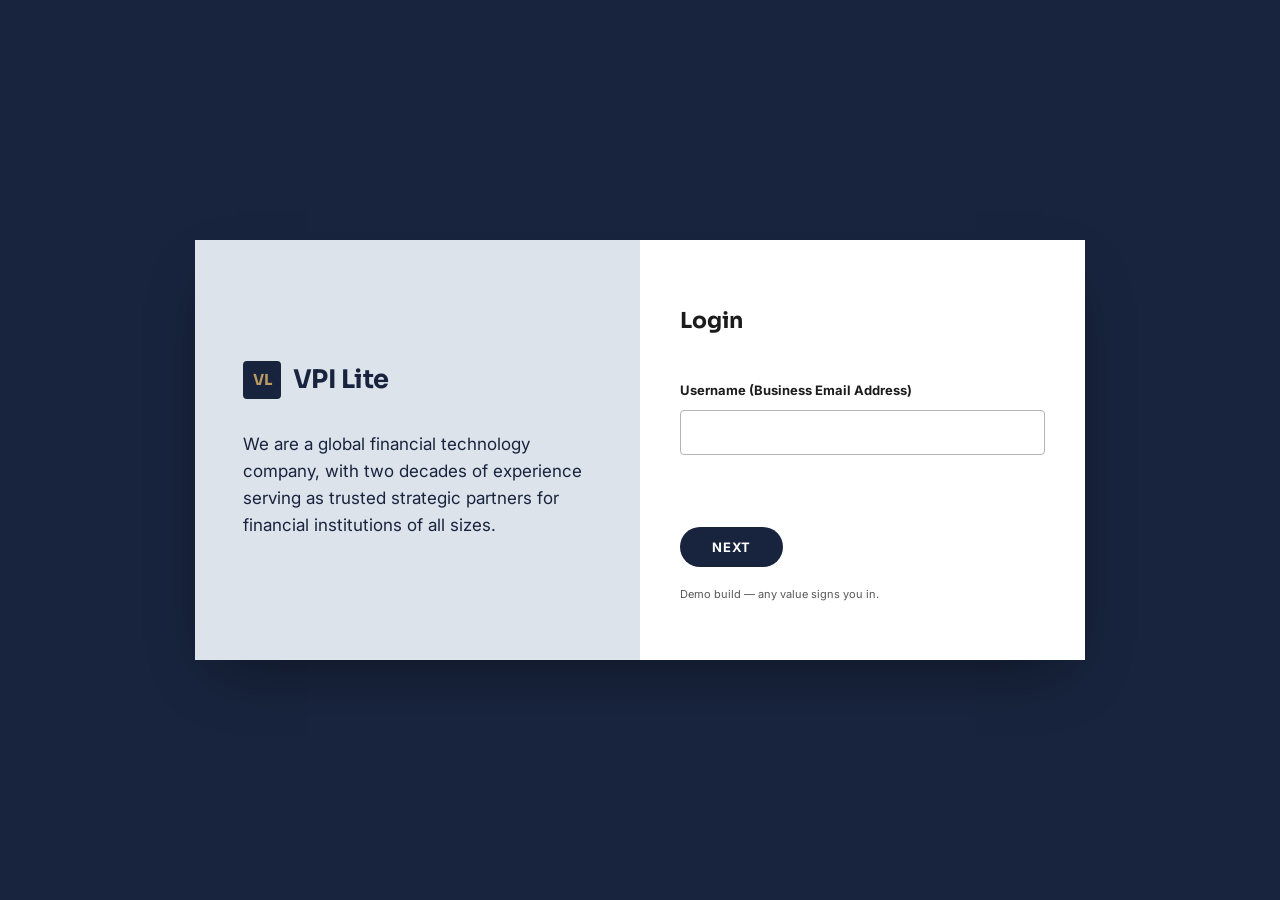
<file: login.html>
<!DOCTYPE html>
<html lang="en">
<head>
<meta charset="UTF-8">
<meta name="viewport" content="width=device-width, initial-scale=1.0">
<title>Login — VPI Lite</title>
<meta name="description" content="Sign in to VPI Lite payments reporting.">
<link rel="stylesheet" href="css/variables.css">
<link rel="stylesheet" href="css/login.css">
<link rel="preconnect" href="https://fonts.googleapis.com">
<link href="https://fonts.googleapis.com/css2?family=Sora:wght@600;700;800&family=Inter:wght@400;500;600;700&display=swap" rel="stylesheet">
<style>
  *, *::before, *::after { box-sizing: border-box; }
  html, body { height: 100%; }
  body{
    margin: 0;
    font-family: var(--font-body);
    color: var(--text-body);
    -webkit-font-smoothing: antialiased;
  }
</style>
</head>
<body>

<main class="login-page">
  <div class="login-card">

    <!-- Brand panel -->
    <section class="login-brand">
      <div class="login-logo">
        <span class="login-logo-mark" aria-hidden="true">VL</span>
        <span class="login-logo-text">VPI Lite</span>
      </div>
      <p class="login-blurb">
        We are a global financial technology company, with two decades of
        experience serving as trusted strategic partners for financial
        institutions of all sizes.
      </p>
    </section>

    <!-- Form panel -->
    <section class="login-form-panel">
      <h1 class="login-heading">Login</h1>

      <form id="loginForm" novalidate>
        <div class="login-field">
          <label class="login-label" for="username">Username (Business Email Address)</label>
          <input class="login-input" type="email" id="username" name="username"
                 autocomplete="username" aria-describedby="usernameError" required>
          <p class="login-error" id="usernameError" role="alert">
            <svg viewBox="0 0 24 24" fill="none" stroke="currentColor" stroke-width="2" width="13" height="13"><circle cx="12" cy="12" r="10"/><line x1="12" y1="8" x2="12" y2="12"/><line x1="12" y1="16" x2="12.01" y2="16"/></svg>
            <span>Enter your business email address to continue.</span>
          </p>
        </div>

        <div class="login-actions">
          <button class="login-next" type="submit">Next</button>
          <p class="login-hint">Demo build — any value signs you in.</p>
        </div>
      </form>
    </section>

  </div>
</main>

<script>
(function () {
  'use strict';
  var form = document.getElementById('loginForm');
  var input = document.getElementById('username');
  var error = document.getElementById('usernameError');

  function showError(show) {
    input.classList.toggle('has-error', show);
    error.classList.toggle('is-visible', show);
    input.setAttribute('aria-invalid', String(show));
  }

  input.addEventListener('input', function () { showError(false); });

  form.addEventListener('submit', function (e) {
    e.preventDefault();
    var value = input.value.trim();

    // Demo auth: any non-empty value is accepted.
    if (!value) {
      showError(true);
      input.focus();
      return;
    }

    try {
      sessionStorage.setItem('vpi.session', JSON.stringify({
        username: value,
        signedInAt: new Date().toISOString()
      }));
    } catch (err) {
      /* storage unavailable (e.g. strict file:// context) — continue anyway */
    }

    window.location.href = 'index.html';
  });
})();
</script>
</body>
</html>
</file>
<file: css/variables.css>
/* ==========================================================================
   VPI Lite — Design Tokens
   A distinct enterprise design language: deep navy + brushed gold on pearl.
   8px base spacing system. WCAG 2.2 AA contrast targets throughout.
   ========================================================================== */

:root{
  color-scheme: light;

  /* ---- Brand palette (locked — do not add colors outside this set) ---- */
  --primary:        #18243E;   /* deep navy   — chrome, active states, primary actions   */
  --primary-700:    #101a2e;   /* pressed / hover-dark                                    */
  --primary-100:    #e8eaef;   /* tinted surface on navy family                           */
  --secondary:      #BD9A62;   /* brushed gold — accents, focus rings, chart highlight    */
  --secondary-700:  #a3814e;   /* pressed gold                                            */
  --secondary-900:  #6b4f28;   /* AA-safe gold text on light/gold surfaces                */
  --secondary-100:  #f4ecdd;   /* pale gold tint for badges/highlights                    */
  --white:          #FFFFFF;
  --pearl:          #EFEFEF;   /* app background, card fields, zebra rows                 */
  --red:            #E21E26;   /* destructive / error / alert                             */
  --red-100:        #fbe6e7;
  --grey:           #B4B4B4;   /* borders, dividers                                       */
  --mid-grey:       #575757;   /* secondary text                                          */
  --dark-grey:      #1C1C1C;   /* headings, primary text                                  */

  /* ---- Semantic aliases ---- */
  --surface-page:      var(--pearl);
  --surface-card:      var(--white);
  --surface-sunken:    #E4E4E4;
  --surface-inverse:   var(--primary);
  --border-default:    var(--grey);
  --border-subtle:     #D8D8D8;
  --border-strong:     var(--dark-grey);
  --text-heading:      var(--dark-grey);
  --text-body:         #333333;
  --text-muted:        var(--mid-grey);
  --text-inverse:      var(--white);
  --text-on-gold:      var(--primary);
  --accent:            var(--secondary);
  --danger:            var(--red);
  --success:           #2E6B4F;   /* olive-green kept within neutral/mid tones for status  */
  --warning:           var(--secondary-700);
  --focus-ring:         0 0 0 3px rgba(189,154,98,0.45);

  /* ---- Spacing scale (8px system) ---- */
  --space-1: 4px;
  --space-2: 8px;
  --space-3: 12px;
  --space-4: 16px;
  --space-5: 20px;
  --space-6: 24px;
  --space-8: 32px;
  --space-10: 40px;
  --space-12: 48px;
  --space-16: 64px;
  --space-20: 80px;

  /* ---- Radius scale ---- */
  --radius-xs: 2px;
  --radius-sm: 4px;
  --radius-md: 6px;
  --radius-lg: 10px;
  --radius-xl: 16px;
  --radius-pill: 999px;

  /* ---- Elevation ---- */
  --shadow-1: 0 1px 2px rgba(24,36,62,0.06);
  --shadow-2: 0 2px 8px rgba(24,36,62,0.08);
  --shadow-3: 0 8px 24px rgba(24,36,62,0.12);
  --shadow-4: 0 16px 40px rgba(24,36,62,0.18);
  --shadow-gold-focus: 0 0 0 3px rgba(189,154,98,0.35);

  /* ---- Typography ---- */
  --font-heading: 'Sora', 'Segoe UI', sans-serif;
  --font-body: 'Inter', 'Segoe UI', sans-serif;
  --font-mono: 'IBM Plex Mono', ui-monospace, monospace;

  --fs-h1: 2rem;        /* 32px */
  --fs-h2: 1.5rem;       /* 24px */
  --fs-h3: 1.125rem;     /* 18px */
  --fs-h4: 1rem;         /* 16px */
  --fs-body: 0.9375rem;  /* 15px */
  --fs-small: 0.8125rem; /* 13px */
  --fs-caption: 0.6875rem; /* 11px */

  --lh-tight: 1.2;
  --lh-normal: 1.5;
  --lh-relaxed: 1.7;

  --fw-regular: 400;
  --fw-medium: 500;
  --fw-semibold: 600;
  --fw-bold: 700;

  --tracking-wide: 0.06em;
  --tracking-wider: 0.12em;

  /* ---- Motion ---- */
  --ease-standard: cubic-bezier(0.2, 0.8, 0.2, 1);
  --duration-fast: 120ms;
  --duration-base: 200ms;
  --duration-slow: 360ms;

  /* ---- Layout ---- */
  --sidebar-width: 264px;
  --sidebar-width-collapsed: 76px;
  --header-height: 72px;
  --content-max: 1440px;
}
</file>
<file: css/login.css>
/* ==========================================================================
   login.css — standalone sign-in screen
   Split card centred on a deep navy field: brand panel left, form right.
   ========================================================================== */

.login-page{
  min-height: 100vh;
  display: flex;
  align-items: center;
  justify-content: center;
  background: var(--primary);
  padding: var(--space-6);
}

.login-card{
  width: 100%;
  max-width: 890px;
  display: grid;
  grid-template-columns: 1fr 1fr;
  background: var(--white);
  box-shadow: 0 24px 60px -20px rgba(0,0,0,0.45);
  overflow: hidden;
  animation: login-rise var(--duration-slow) var(--ease-standard);
}

@keyframes login-rise{
  from{ opacity: 0; transform: translateY(12px); }
  to{ opacity: 1; transform: translateY(0); }
}

/* ---- Left: brand panel ---- */
.login-brand{
  background: #DCE3EB;
  padding: var(--space-16) var(--space-12);
  display: flex;
  flex-direction: column;
  justify-content: center;
  gap: var(--space-8);
}

.login-logo{
  display: flex;
  align-items: center;
  gap: var(--space-3);
}
.login-logo-mark{
  width: 38px; height: 38px;
  border-radius: var(--radius-sm);
  background: var(--primary);
  color: var(--secondary);
  display: flex; align-items: center; justify-content: center;
  font-family: var(--font-heading);
  font-weight: var(--fw-bold);
  font-size: 0.95rem;
  flex-shrink: 0;
}
.login-logo-text{
  font-family: var(--font-heading);
  font-size: 1.6rem;
  font-weight: var(--fw-bold);
  color: var(--primary);
  letter-spacing: -0.02em;
  line-height: 1;
}
/* Swap this element for an <img src="logo.png"> to drop in a real logo. */

.login-blurb{
  font-size: 1.0625rem;
  line-height: 1.6;
  color: var(--primary);
  margin: 0;
  max-width: 340px;
}

/* ---- Right: form panel ---- */
.login-form-panel{
  padding: var(--space-12) var(--space-10);
  display: flex;
  flex-direction: column;
}

.login-heading{
  font-family: var(--font-heading);
  font-size: 1.375rem;
  font-weight: var(--fw-bold);
  color: var(--text-heading);
  margin-bottom: var(--space-12);
}

.login-field{
  margin-bottom: var(--space-6);
}
.login-label{
  display: block;
  font-size: var(--fs-small);
  font-weight: var(--fw-bold);
  color: var(--text-heading);
  margin-bottom: var(--space-3);
}
.login-input{
  width: 100%;
  padding: var(--space-3) var(--space-4);
  font-family: var(--font-body);
  font-size: var(--fs-body);
  color: var(--text-heading);
  background: var(--white);
  border: 1px solid var(--grey);
  border-radius: var(--radius-sm);
  transition: border-color var(--duration-base), box-shadow var(--duration-base);
}
.login-input::placeholder{ color: #9a9a9a; }
.login-input:hover{ border-color: var(--mid-grey); }
.login-input:focus{
  outline: none;
  border-color: var(--secondary);
  box-shadow: 0 0 0 3px rgba(189,154,98,0.3);
}
.login-input.has-error{ border-color: var(--red); }
.login-input.has-error:focus{ box-shadow: 0 0 0 3px rgba(226,30,38,0.2); }

.login-error{
  display: none;
  align-items: center;
  gap: 6px;
  font-size: var(--fs-caption);
  color: var(--red);
  margin-top: var(--space-2);
}
.login-error.is-visible{ display: flex; }

.login-actions{ margin-top: auto; padding-top: var(--space-12); }

.login-next{
  padding: var(--space-3) var(--space-8);
  border: none;
  border-radius: var(--radius-pill);
  background: var(--primary);
  color: var(--white);
  font-family: var(--font-body);
  font-size: var(--fs-small);
  font-weight: var(--fw-bold);
  letter-spacing: var(--tracking-wide);
  text-transform: uppercase;
  cursor: pointer;
  transition: all var(--duration-base) var(--ease-standard);
}
.login-next:hover{
  background: var(--primary-700);
  transform: translateY(-1px);
  box-shadow: 0 6px 18px rgba(24,36,62,0.3);
}
.login-next:active{ transform: translateY(1px) scale(0.985); box-shadow: none; }
.login-next:focus-visible{ outline: none; box-shadow: var(--focus-ring); }

.login-hint{
  margin-top: var(--space-5);
  font-size: var(--fs-caption);
  color: var(--text-muted);
}

/* ---- Responsive ---- */
@media (max-width: 780px){
  .login-card{ grid-template-columns: 1fr; max-width: 460px; }
  .login-brand{ padding: var(--space-10) var(--space-8); gap: var(--space-5); }
  .login-blurb{ max-width: none; font-size: var(--fs-body); }
  .login-form-panel{ padding: var(--space-10) var(--space-8); }
  .login-heading{ margin-bottom: var(--space-8); }
  .login-actions{ padding-top: var(--space-8); }
}

@media (max-width: 420px){
  .login-page{ padding: 0; }
  .login-card{ min-height: 100vh; box-shadow: none; }
  .login-next{ width: 100%; }
}
</file>
